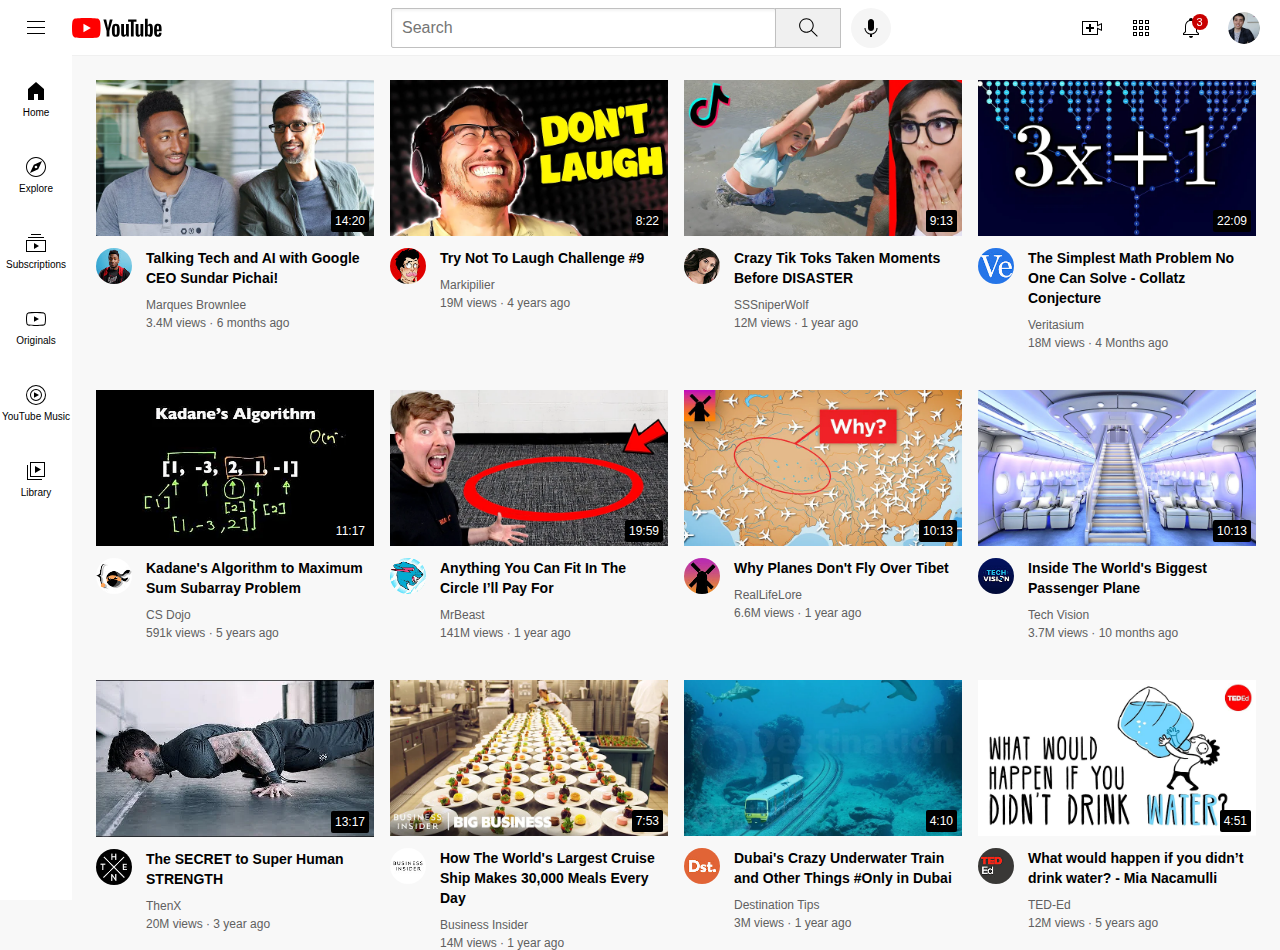
<file: index.html>
<!DOCTYPE html>
<html>

<head>
  <title>Youtube Clone</title>
  <link rel="stylesheet" href="style.css">
  <link rel="stylesheet" href="style1.css">
</head>

<body >
  <div class="header">
    <div class="left">
      <img class="hamburger-menu" src="headers/hamburger-menu.svg">
      <img class="youtube-logo" src="headers/youtube-logo.svg">
    </div>
    <div class="middle">
      <input class="search-bar" type="textbox" placeholder="Search">
      <button class="search">
        <img class="search-icon" src="headers/search.svg">
        <div class="tooltip">Search</div>
      </button>
      <button class="voice-search">
        <img class="voice-search-icon" src="headers/voice-search-icon.svg">
        <div class="tooltip">Search with you voice</div>
      </button>
    </div>
    <div class="right">
      <div class="upload-container">
        <img class="upload-icon" src="headers/upload.svg">
        <div class="tooltip">Create</div>
      </div>
      <div class="apps-container">
        <img class="apps-icon" src="headers/youtube-apps.svg">
        <div class="tooltip">YouTube Apps</div>
      </div>
      
      <div class="notifications-icon-container">
        <img class="notifications-icon" src="headers/notifications.svg">
        <div class="count">3</div>
        <div class="tooltip">Notifications</div>
      </div>
      <img class="channel-icon" src="headers/my-channel.jpeg">
    </div>
  </div>

  <div class="side-bar">
    <div class="sidebar-link">
      <img src="headers/home.svg">
      <div>Home</div>
    </div>
    <div class="sidebar-link">
      <img src="headers/explore.svg">
      <div>Explore</div>
    </div>
    <div class="sidebar-link">
      <img src="headers/subscriptions.svg">
      <div>Subscriptions</div>
    </div>
    <div class="sidebar-link">
      <img src="headers/originals.svg">
      <div>Originals</div>
    </div>
    <div class="sidebar-link">
      <img src="headers/youtube-music.svg">
      <div>YouTube Music</div>
    </div>
    <div class="sidebar-link">
      <img src="headers/library.svg">
      <div>Library</div>
    </div>
  </div>
  
  <div class="video-grid">
    <div class="video1">
      <div class="thumbnail-row">
        <a href="https://www.youtube.com/watch?v=n2RNcPRtAiY" target="_blank" class="video-title-link">
        <img class="thumbnail" src="tumbnails/thumbnail-1.webp">
        </a>
        <div class="video-time">14:20</div>
      </div>
      <div class="info-grid">
        <div class="channel">
          <img class="profile-pic" src="tumbnails/channel-1.jpeg">
        </div>
        <div class="video-info">
          <p class="title">
            Talking Tech and AI with Google CEO Sundar Pichai!</p>
          <p class="video-author">Marques Brownlee</p>
          <p class="video-stats">3.4M views &#183; 6 months ago</p>
        </div>
      </div>
    </div>
    <div class="video1">
      <div class="thumbnail-row">
        <a href="https://www.youtube.com/watch?v=mP0RAo9SKZk" target="_blank" class="video-title-link">
          <img class="thumbnail" src="tumbnails/thumbnail-2.webp">
        </a>
        <div class="video-time">8:22</div>
      </div>
      <div class="info-grid">
        <div class="channel">
          <img class="profile-pic" src="tumbnails/channel-2.jpeg">
        </div>
        <div class="video-info">
          <p class="title">
            Try Not To Laugh Challenge #9</p>
          <p class="video-author">Markipilier</p>
          <p class="video-stats">19M views &#183; 4 years ago</p>
        </div>
      </div>
    </div>

    <div class="video1">
      <div class="thumbnail-row">
        <a href="https://www.youtube.com/watch?v=FgjPQQeTh1w" target="_blank" class="video-title-link">
         <img class="thumbnail" src="tumbnails/thumbnail-3.webp">
        </a>
        <div class="video-time">9:13</div>
      </div>
      <div class="info-grid">
        <div class="channel">
          <img class="profile-pic" src="tumbnails/channel-3.jpeg">
        </div>
        <div class="video-info">
          <p class="title">
            Crazy Tik Toks Taken Moments Before DISASTER</p>
          <p class="video-author">SSSniperWolf</p>
          <p class="video-stats">12M views &#183; 1 year ago</p>
        </div>
      </div>
    </div>
    <div class="video1">
      <div class="thumbnail-row">
        <a href="https://www.youtube.com/watch?v=094y1Z2wpJg" target="_blank" class="video-title-link">
         <img class="thumbnail" src="tumbnails/thumbnail-4.webp">
         </a>
        <div class="video-time">22:09</div>
      </div>
      <div class="info-grid">
        <div class="channel">
          <img class="profile-pic" src="tumbnails/channel-4.jpeg">
        </div>
        <div class="video-info">
          <p class="title">
            The Simplest Math Problem No One Can Solve - Collatz Conjecture</p>
          <p class="video-author">Veritasium</p>
          <p class="video-stats">18M views &#183; 4 Months ago</p>
        </div>
      </div>
    </div>

    <div class="video1">
      <div class="thumbnail-row">
        <a href="https://www.youtube.com/watch?v=86CQq3pKSUw" target="_blank" class="video-title-link">
          <img class="thumbnail" src="tumbnails/thumbnail-5.webp">
        </a>
        
        <div class="video-time">11:17</div>
      </div>
      <div class="info-grid">
        <div class="channel">
          <img class="profile-pic" src="tumbnails/channel-5.jpeg">
        </div>
        <div class="video-info">
          <p class="title">
            Kadane's Algorithm to Maximum Sum Subarray Problem</p>
          <p class="video-author">CS Dojo</p>
          <p class="video-stats">591k views &#183; 5 years ago</p>
        </div>
      </div>
    </div>
    <div class="video1">
      <div class="thumbnail-row">
        <a href="https://www.youtube.com/watch?v=yXWw0_UfSFg" target="_blank" class="video-title-link">
          <img class="thumbnail" src="tumbnails/thumbnail-6.webp">
        </a>
        <div class="video-time">19:59</div>
      </div>
      <div class="info-grid">
        <div class="channel">
          <img class="profile-pic" src="tumbnails/channel-6.jpeg">
        </div>
        <div class="video-info">
          <p class="title">
            Anything You Can Fit In The Circle I’ll Pay For</p>
          <p class="video-author">MrBeast</p>
          <p class="video-stats">141M views &#183; 1 year ago</p>
        </div>
      </div>
    </div>
    <div class="video1">
      <div class="thumbnail-row">
        <a href="https://www.youtube.com/watch?v=fNVa1qMbF9Y" target="_blank" class="video-title-link">
          <img class="thumbnail" src="tumbnails/thumbnail-7.webp">
        </a>
        <div class="video-time">10:13</div>
      </div>
      <div class="info-grid">
        <div class="channel">
          <img class="profile-pic" src="tumbnails/channel-7.jpeg">
        </div>
        <div class="video-info">
          <p class="title">
            Why Planes Don't Fly Over Tibet</p>
          <p class="video-author">RealLifeLore</p>
          <p class="video-stats">6.6M views &#183; 1 year ago</p>
        </div>
      </div>
    </div>
    <div class="video1">
      <div class="thumbnail-row">
        <a href="https://www.youtube.com/watch?v=lFm4EM1juls" target="_blank" class="video-title-link">
          <img class="thumbnail" src="tumbnails/thumbnail-8.webp">
        </a>
        <div class="video-time">10:13</div>
      </div>
      <div class="info-grid">
        <div class="channel">
          <img class="profile-pic" src="tumbnails/channel-8.jpeg">
        </div>
        <div class="video-info">
          <p class="title">
           Inside The World's Biggest Passenger Plane</p>
          <p class="video-author">Tech Vision</p>
          <p class="video-stats">3.7M views &#183; 10 months ago</p>
        </div>
      </div>
    </div>
    <div class="video1">
      <div class="thumbnail-row">
        <a href="https://www.youtube.com/watch?v=ixmxOlcrlUc" target="_blank" class="video-title-link">
          <img class="thumbnail" src="tumbnails/thumbnail-9.webp">
        </a>
        <div class="video-time">13:17</div>
      </div>
      <div class="info-grid">
        <div class="channel">
          <img class="profile-pic" src="tumbnails/channel-9.jpeg">
        </div>
        <div class="video-info">
          <p class="title">
            The SECRET to Super Human STRENGTH</p>
          <p class="video-author">ThenX</p>
          <p class="video-stats">20M views &#183; 3 year ago</p>
        </div>
      </div>
    </div>
    <div class="video1">
      <div class="thumbnail-row">
        <a href="https://www.youtube.com/watch?v=R2vXbFp5C9o" target="_blank" class="video-title-link">
          <img class="thumbnail" src="tumbnails/thumbnail-10.webp">
        </a>
        <div class="video-time">7:53</div>
      </div>
      <div class="info-grid">
        <div class="channel">
          <img class="profile-pic" src="tumbnails/channel-10.jpeg">
        </div>
        <div class="video-info">
          <p class="title">
            How The World's Largest Cruise Ship Makes 30,000 Meals Every Day</p>
          <p class="video-author">Business Insider</p>
          <p class="video-stats">14M views &#183; 1 year ago</p>
        </div>
      </div>
    </div>
   
    <div class="video1">
      <div class="thumbnail-row">
        <a href="https://www.youtube.com/watch?v=0nZuYyXET3s" target="_blank" class="video-title-link">
          <img class="thumbnail" src="tumbnails/thumbnail-11.webp">
        </a>
        <div class="video-time">4:10</div>
      </div>
      <div class="info-grid">
        <div class="channel">
          <img class="profile-pic" src="tumbnails/channel-11.jpeg">
        </div>
        <div class="video-info">
          <p class="title">
            Dubai's Crazy Underwater Train and Other Things #Only in Dubai</p>
          <p class="video-author">Destination Tips</p>
          <p class="video-stats">3M views &#183; 1 year ago</p>
        </div>
      </div>
    </div>
    <div class="video1">
      <div class="thumbnail-row">
        <a href="https://www.youtube.com/watch?v=9iMGFqMmUFs" target="_blank" class="video-title-link">
          <img class="thumbnail" src="tumbnails/thumbnail-12.webp">
        </a>
        <div class="video-time">4:51</div>
      </div>
      <div class="info-grid">
        <div class="channel">
          <img class="profile-pic" src="tumbnails/channel-12.jpeg">
        </div>
        <div class="video-info">
          <p class="title">
            What would happen if you didn’t drink water? - Mia Nacamulli</p>
          <p class="video-author">TED-Ed</p>
          <p class="video-stats">12M views &#183; 5 years ago</p>
        </div>
      </div>
    </div>

  </div>

</body>

</html>
</file>
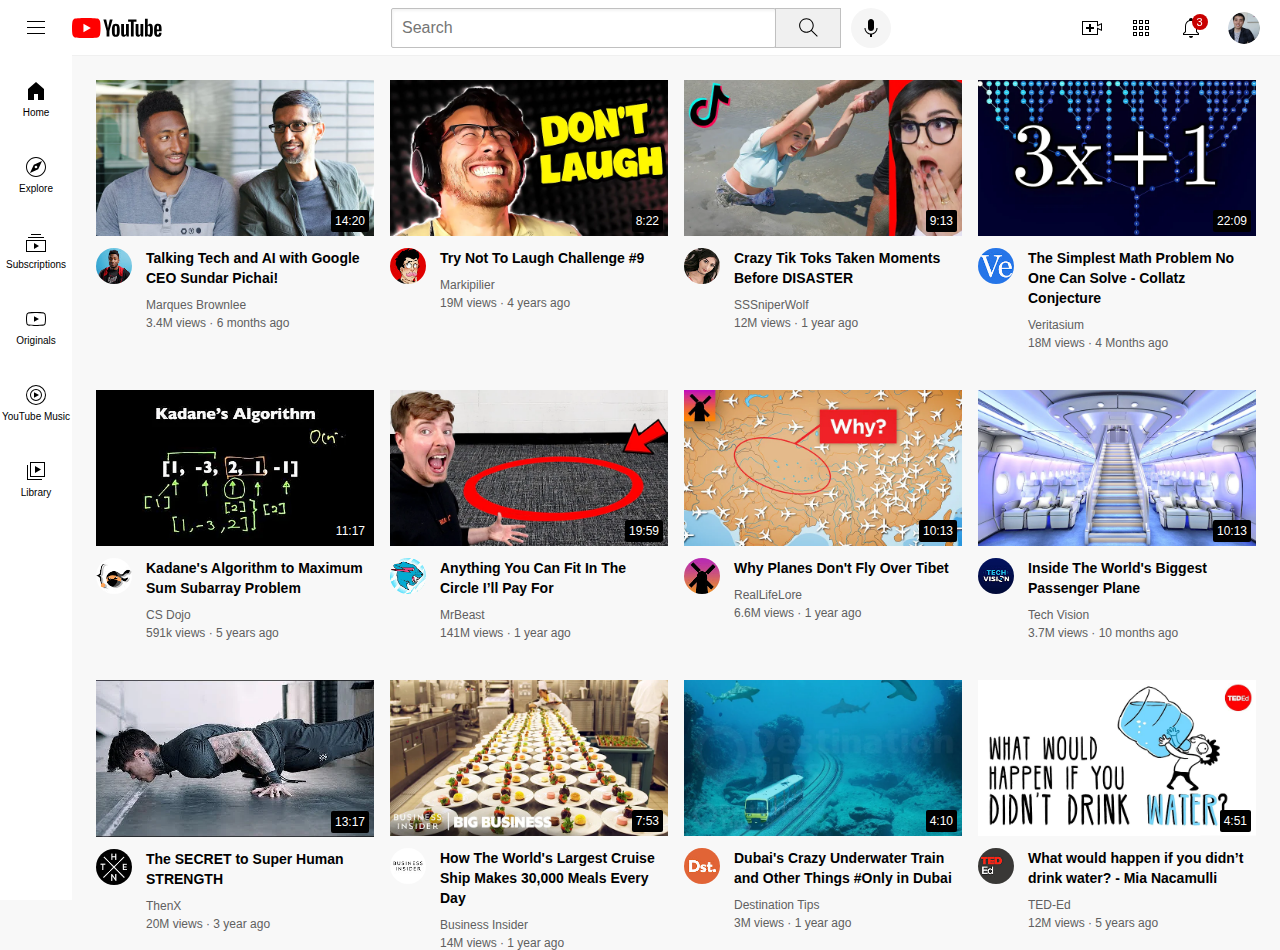
<file: Youtube.html>
<!DOCTYPE html>
<html>

<head>
  <title>Youtube Clone</title>
  <link rel="stylesheet" href="style.css">
  <link rel="stylesheet" href="style1.css">
</head>

<body >
  <div class="header">
    <div class="left">
      <img class="hamburger-menu" src="headers/hamburger-menu.svg">
      <img class="youtube-logo" src="headers/youtube-logo.svg">
    </div>
    <div class="middle">
      <input class="search-bar" type="textbox" placeholder="Search">
      <button class="search">
        <img class="search-icon" src="headers/search.svg">
        <div class="tooltip">Search</div>
      </button>
      <button class="voice-search">
        <img class="voice-search-icon" src="headers/voice-search-icon.svg">
        <div class="tooltip">Search with you voice</div>
      </button>
    </div>
    <div class="right">
      <div class="upload-container">
        <img class="upload-icon" src="headers/upload.svg">
        <div class="tooltip">Create</div>
      </div>
      <div class="apps-container">
        <img class="apps-icon" src="headers/youtube-apps.svg">
        <div class="tooltip">YouTube Apps</div>
      </div>
      
      <div class="notifications-icon-container">
        <img class="notifications-icon" src="headers/notifications.svg">
        <div class="count">3</div>
        <div class="tooltip">Notifications</div>
      </div>
      <img class="channel-icon" src="headers/my-channel.jpeg">
    </div>
  </div>

  <div class="side-bar">
    <div class="sidebar-link">
      <img src="headers/home.svg">
      <div>Home</div>
    </div>
    <div class="sidebar-link">
      <img src="headers/explore.svg">
      <div>Explore</div>
    </div>
    <div class="sidebar-link">
      <img src="headers/subscriptions.svg">
      <div>Subscriptions</div>
    </div>
    <div class="sidebar-link">
      <img src="headers/originals.svg">
      <div>Originals</div>
    </div>
    <div class="sidebar-link">
      <img src="headers/youtube-music.svg">
      <div>YouTube Music</div>
    </div>
    <div class="sidebar-link">
      <img src="headers/library.svg">
      <div>Library</div>
    </div>
  </div>
  
  <div class="video-grid">
    <div class="video1">
      <div class="thumbnail-row">
        <a href="https://www.youtube.com/watch?v=n2RNcPRtAiY" target="_blank" class="video-title-link">
        <img class="thumbnail" src="tumbnails/thumbnail-1.webp">
        </a>
        <div class="video-time">14:20</div>
      </div>
      <div class="info-grid">
        <div class="channel">
          <img class="profile-pic" src="tumbnails/channel-1.jpeg">
        </div>
        <div class="video-info">
          <p class="title">
            Talking Tech and AI with Google CEO Sundar Pichai!</p>
          <p class="video-author">Marques Brownlee</p>
          <p class="video-stats">3.4M views &#183; 6 months ago</p>
        </div>
      </div>
    </div>
    <div class="video1">
      <div class="thumbnail-row">
        <a href="https://www.youtube.com/watch?v=mP0RAo9SKZk" target="_blank" class="video-title-link">
          <img class="thumbnail" src="tumbnails/thumbnail-2.webp">
        </a>
        <div class="video-time">8:22</div>
      </div>
      <div class="info-grid">
        <div class="channel">
          <img class="profile-pic" src="tumbnails/channel-2.jpeg">
        </div>
        <div class="video-info">
          <p class="title">
            Try Not To Laugh Challenge #9</p>
          <p class="video-author">Markipilier</p>
          <p class="video-stats">19M views &#183; 4 years ago</p>
        </div>
      </div>
    </div>

    <div class="video1">
      <div class="thumbnail-row">
        <a href="https://www.youtube.com/watch?v=FgjPQQeTh1w" target="_blank" class="video-title-link">
         <img class="thumbnail" src="tumbnails/thumbnail-3.webp">
        </a>
        <div class="video-time">9:13</div>
      </div>
      <div class="info-grid">
        <div class="channel">
          <img class="profile-pic" src="tumbnails/channel-3.jpeg">
        </div>
        <div class="video-info">
          <p class="title">
            Crazy Tik Toks Taken Moments Before DISASTER</p>
          <p class="video-author">SSSniperWolf</p>
          <p class="video-stats">12M views &#183; 1 year ago</p>
        </div>
      </div>
    </div>
    <div class="video1">
      <div class="thumbnail-row">
        <a href="https://www.youtube.com/watch?v=094y1Z2wpJg" target="_blank" class="video-title-link">
         <img class="thumbnail" src="tumbnails/thumbnail-4.webp">
         </a>
        <div class="video-time">22:09</div>
      </div>
      <div class="info-grid">
        <div class="channel">
          <img class="profile-pic" src="tumbnails/channel-4.jpeg">
        </div>
        <div class="video-info">
          <p class="title">
            The Simplest Math Problem No One Can Solve - Collatz Conjecture</p>
          <p class="video-author">Veritasium</p>
          <p class="video-stats">18M views &#183; 4 Months ago</p>
        </div>
      </div>
    </div>

    <div class="video1">
      <div class="thumbnail-row">
        <a href="https://www.youtube.com/watch?v=86CQq3pKSUw" target="_blank" class="video-title-link">
          <img class="thumbnail" src="tumbnails/thumbnail-5.webp">
        </a>
        
        <div class="video-time">11:17</div>
      </div>
      <div class="info-grid">
        <div class="channel">
          <img class="profile-pic" src="tumbnails/channel-5.jpeg">
        </div>
        <div class="video-info">
          <p class="title">
            Kadane's Algorithm to Maximum Sum Subarray Problem</p>
          <p class="video-author">CS Dojo</p>
          <p class="video-stats">591k views &#183; 5 years ago</p>
        </div>
      </div>
    </div>
    <div class="video1">
      <div class="thumbnail-row">
        <a href="https://www.youtube.com/watch?v=yXWw0_UfSFg" target="_blank" class="video-title-link">
          <img class="thumbnail" src="tumbnails/thumbnail-6.webp">
        </a>
        <div class="video-time">19:59</div>
      </div>
      <div class="info-grid">
        <div class="channel">
          <img class="profile-pic" src="tumbnails/channel-6.jpeg">
        </div>
        <div class="video-info">
          <p class="title">
            Anything You Can Fit In The Circle I’ll Pay For</p>
          <p class="video-author">MrBeast</p>
          <p class="video-stats">141M views &#183; 1 year ago</p>
        </div>
      </div>
    </div>
    <div class="video1">
      <div class="thumbnail-row">
        <a href="https://www.youtube.com/watch?v=fNVa1qMbF9Y" target="_blank" class="video-title-link">
          <img class="thumbnail" src="tumbnails/thumbnail-7.webp">
        </a>
        <div class="video-time">10:13</div>
      </div>
      <div class="info-grid">
        <div class="channel">
          <img class="profile-pic" src="tumbnails/channel-7.jpeg">
        </div>
        <div class="video-info">
          <p class="title">
            Why Planes Don't Fly Over Tibet</p>
          <p class="video-author">RealLifeLore</p>
          <p class="video-stats">6.6M views &#183; 1 year ago</p>
        </div>
      </div>
    </div>
    <div class="video1">
      <div class="thumbnail-row">
        <a href="https://www.youtube.com/watch?v=lFm4EM1juls" target="_blank" class="video-title-link">
          <img class="thumbnail" src="tumbnails/thumbnail-8.webp">
        </a>
        <div class="video-time">10:13</div>
      </div>
      <div class="info-grid">
        <div class="channel">
          <img class="profile-pic" src="tumbnails/channel-8.jpeg">
        </div>
        <div class="video-info">
          <p class="title">
           Inside The World's Biggest Passenger Plane</p>
          <p class="video-author">Tech Vision</p>
          <p class="video-stats">3.7M views &#183; 10 months ago</p>
        </div>
      </div>
    </div>
    <div class="video1">
      <div class="thumbnail-row">
        <a href="https://www.youtube.com/watch?v=ixmxOlcrlUc" target="_blank" class="video-title-link">
          <img class="thumbnail" src="tumbnails/thumbnail-9.webp">
        </a>
        <div class="video-time">13:17</div>
      </div>
      <div class="info-grid">
        <div class="channel">
          <img class="profile-pic" src="tumbnails/channel-9.jpeg">
        </div>
        <div class="video-info">
          <p class="title">
            The SECRET to Super Human STRENGTH</p>
          <p class="video-author">ThenX</p>
          <p class="video-stats">20M views &#183; 3 year ago</p>
        </div>
      </div>
    </div>
    <div class="video1">
      <div class="thumbnail-row">
        <a href="https://www.youtube.com/watch?v=R2vXbFp5C9o" target="_blank" class="video-title-link">
          <img class="thumbnail" src="tumbnails/thumbnail-10.webp">
        </a>
        <div class="video-time">7:53</div>
      </div>
      <div class="info-grid">
        <div class="channel">
          <img class="profile-pic" src="tumbnails/channel-10.jpeg">
        </div>
        <div class="video-info">
          <p class="title">
            How The World's Largest Cruise Ship Makes 30,000 Meals Every Day</p>
          <p class="video-author">Business Insider</p>
          <p class="video-stats">14M views &#183; 1 year ago</p>
        </div>
      </div>
    </div>
   
    <div class="video1">
      <div class="thumbnail-row">
        <a href="https://www.youtube.com/watch?v=0nZuYyXET3s" target="_blank" class="video-title-link">
          <img class="thumbnail" src="tumbnails/thumbnail-11.webp">
        </a>
        <div class="video-time">4:10</div>
      </div>
      <div class="info-grid">
        <div class="channel">
          <img class="profile-pic" src="tumbnails/channel-11.jpeg">
        </div>
        <div class="video-info">
          <p class="title">
            Dubai's Crazy Underwater Train and Other Things #Only in Dubai</p>
          <p class="video-author">Destination Tips</p>
          <p class="video-stats">3M views &#183; 1 year ago</p>
        </div>
      </div>
    </div>
    <div class="video1">
      <div class="thumbnail-row">
        <a href="https://www.youtube.com/watch?v=9iMGFqMmUFs" target="_blank" class="video-title-link">
          <img class="thumbnail" src="tumbnails/thumbnail-12.webp">
        </a>
        <div class="video-time">4:51</div>
      </div>
      <div class="info-grid">
        <div class="channel">
          <img class="profile-pic" src="tumbnails/channel-12.jpeg">
        </div>
        <div class="video-info">
          <p class="title">
            What would happen if you didn’t drink water? - Mia Nacamulli</p>
          <p class="video-author">TED-Ed</p>
          <p class="video-stats">12M views &#183; 5 years ago</p>
        </div>
      </div>
    </div>

  </div>

</body>

</html>
</file>
<file: style.css>
.thumbnail{
    width:100%;
    cursor:pointer;
}
body{
    margin:0;
    padding-top:80px;
    padding-left:96px;
    padding-right: 24px;
    background-color: rgb(248, 248, 248);

}
.info-grid{
    display: grid;
    grid-template-columns: 50px 1fr;
}
.profile-pic{
    width:36px;
    border-radius: 50px;
}
.title{
    margin-top:0;
    font-size: 14px;
    font-weight:bold;
    line-height: 20px;
    margin-bottom: 10px;
}
.thumbnail-row{
    margin-bottom: 8px;
    position:relative;
}
p{
    font-family: Roboto, Arial;
    margin-top: 0;
    margin-bottom: 0;
}
.video-author,.video-stats{
    font-size: 12px;
    color:rgb(96,96,96);
}

.video-author{
    margin-bottom: 4px;
}
.video-grid{
    display:grid;
    grid-template-columns: 1fr 1fr 1fr;
    column-gap:16px ;
    row-gap: 40px;

}

@media (max-width:750px){
    .video-grid{
        grid-template-columns: 1fr 1fr;
    }
} 
@media (min-width:751px) and(max-width:999px){
    .video-grid{
        grid-template-columns: 1fr 1fr 1fr;
    }
}
@media (min-width:1000px) {
    .video-grid{
        grid-template-columns: 1fr 1fr 1fr 1fr;
    }
} 

.video-time{
    font-family: Arial;
    font-size: 12px ;
    font-weight: 500;
    padding:4px;
    border-radius:2px;
    background-color: black;
    color:white;
    position:absolute;
    right:5px;
    bottom:8px;
}
</file>
<file: style1.css>
.header{
    height:55px;
    display:flex;
    flex-direction: row;
    justify-content: space-between;
    position:fixed;
    top:0;
    left:0;
    right:0;
    background-color: white;
    border-bottom-width:1px;
    border-bottom-style:solid;
    border-bottom-color:rgb(240, 240, 240);
    z-index:100;
    cursor: pointer;
}
.side-bar{
    position:fixed;
    left:0;
    bottom:0;
    top:55px;
    width:72px;
    font-size: 10px;
    z-index: 200;
    padding-top: 5px;
    cursor: pointer; 
    background-color: white;
}
.sidebar-link{
    height:76px;  
    display:flex;
    justify-content: center; /*horizontal*/
    align-items: center; /*vertical*/
    flex-direction: column;
}
.sidebar-link:hover{
    background-color: rgb(235, 235, 235);
}
.sidebar-link img{
    height:24px;
    margin-bottom: 4px;
}
.sidebar-link div{
    font-family: Arial;
    font-size: 10px;
    
}
.left{
    display:flex;
    align-items: center;
    cursor: pointer;
}
.middle{
    display:flex;
    align-items: center;
    flex:1;
    margin-left: 70px;
    margin-right: 30px;
    max-width: 500px;
}
.search-bar{
    flex:1;
    height:36px;
    padding-left: 10px;
    font-size: 16px;
    border:1px solid rgb(192,192,192);
    border-radius: 2px;
    box-shadow: inset 1px 2px 3px rgba(0,0,0,0.05);
    width:0;
}
.search-bar::placeholder{
    font-family: Arial;
    font-size: 16px;
}
.search{
    height:40px;
    width:66px;
    background-color: rgb(240,240,240);
    border-width:1px;
    border-style:solid;
    border-color:rgb(192,192,192);
    margin-left: -1px;
    margin-right: 10px;
    
}
.search, .voice-search, .upload-container, .apps-container, .notifications-icon-container {
    position: relative;
    display:flex;
    justify-content: center;
    align-items: center;
}
.search .tooltip,
.voice-search .tooltip,
.upload-container .tooltip,
.apps-container .tooltip,
.notifications-icon-container .tooltip
{
    position: absolute;
    background-color: gray;
    color:white;
    padding-top: 4px;
    padding-bottom: 4px;
    padding-left: 8px;
    padding-right: 8px;
    border-radius: 2px;
    font-size: 12px;
    bottom: -30px;
    opacity:0;
    transition: opacity 0.15s;
    pointer-events: none;
    white-space: nowrap;
}
.search:hover .tooltip,
.voice-search:hover .tooltip,
.upload-container:hover .tooltip,
.apps-container:hover .tooltip,
.notifications-icon-container:hover .tooltip
{
    opacity:1;
}
.search-icon{
    height: 25px;   
    cursor: pointer;
}
.voice-search{
    height:40px;
    width:40px;
    border-radius: 20px;
    border:none;
    background-color: rgb(245,245,245);
    cursor: pointer;
}
.voice-search-icon{
    height:24px;
    
}
.right{
    margin-right: 20px;
    width:180px;
    display:flex;
    align-items:center;
    justify-content: space-between;
    flex-shrink:0;
}

.hamburger-menu{
    height:24px;
    margin-right: 24px;
    margin-left: 24px;
}
.youtube-logo{
    height:20px;
}
.upload-icon{
    height:24px;
}
.apps-icon{
    height:24px;
}
.notifications-icon{
    height:24px;
}
.notifications-icon-container{
    position:relative;
}
.count{
    position: absolute;
    top:-2px;
    right:-5px;
    background-color: rgb(200,0,0);
    color: white;
    font-family: Arial;
    font-size: 11px;
    padding-left:5px;
    padding-right: 5px;
    padding-top: 2px;
    padding-bottom: 2px;
    border-radius: 10px;
}
.channel-icon{
    height:32px;
    border-radius:16px;
}
.home{
    height:30px;
}
.explore{
    height:30px;
}
.subscriptions{
    height:30px;
}
.orginals{
    height:30px;
}
.youtube-music{
    height:30px;
}
.library{
    height:30px;
}
</file>
